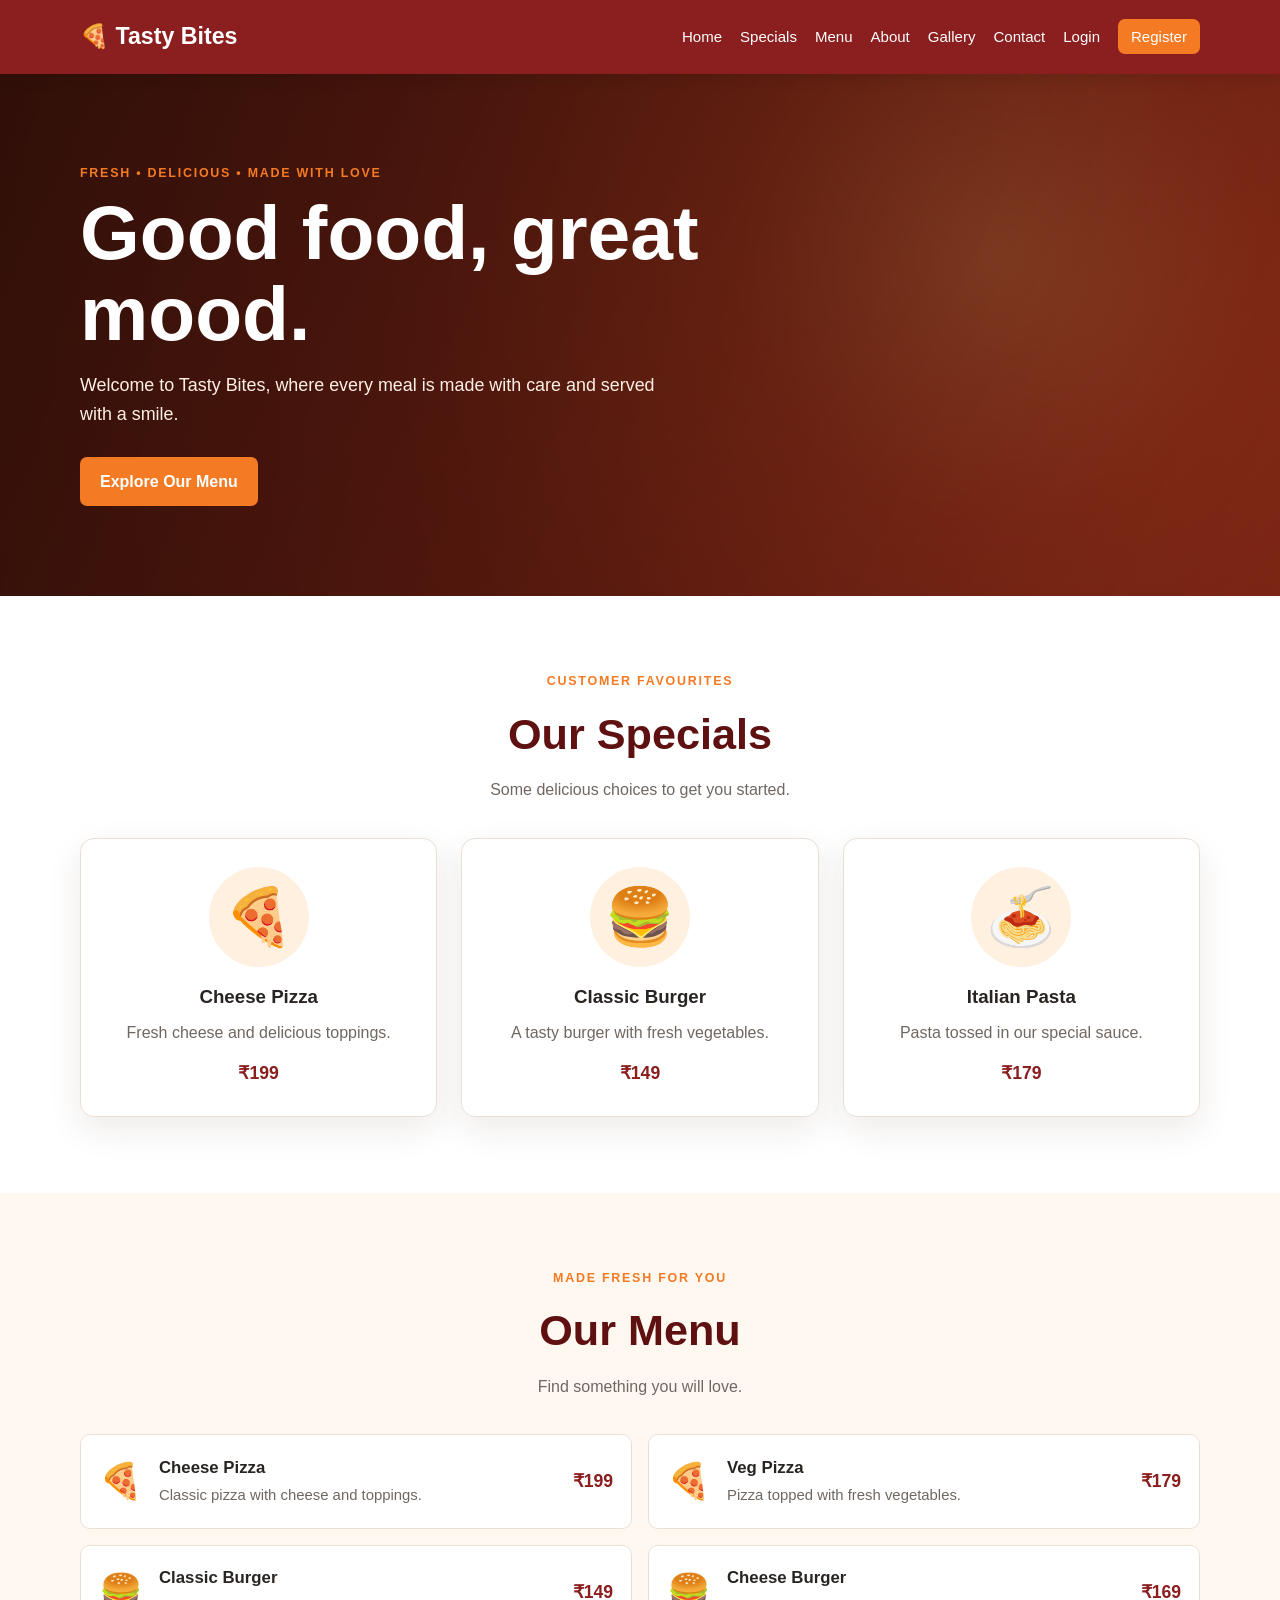
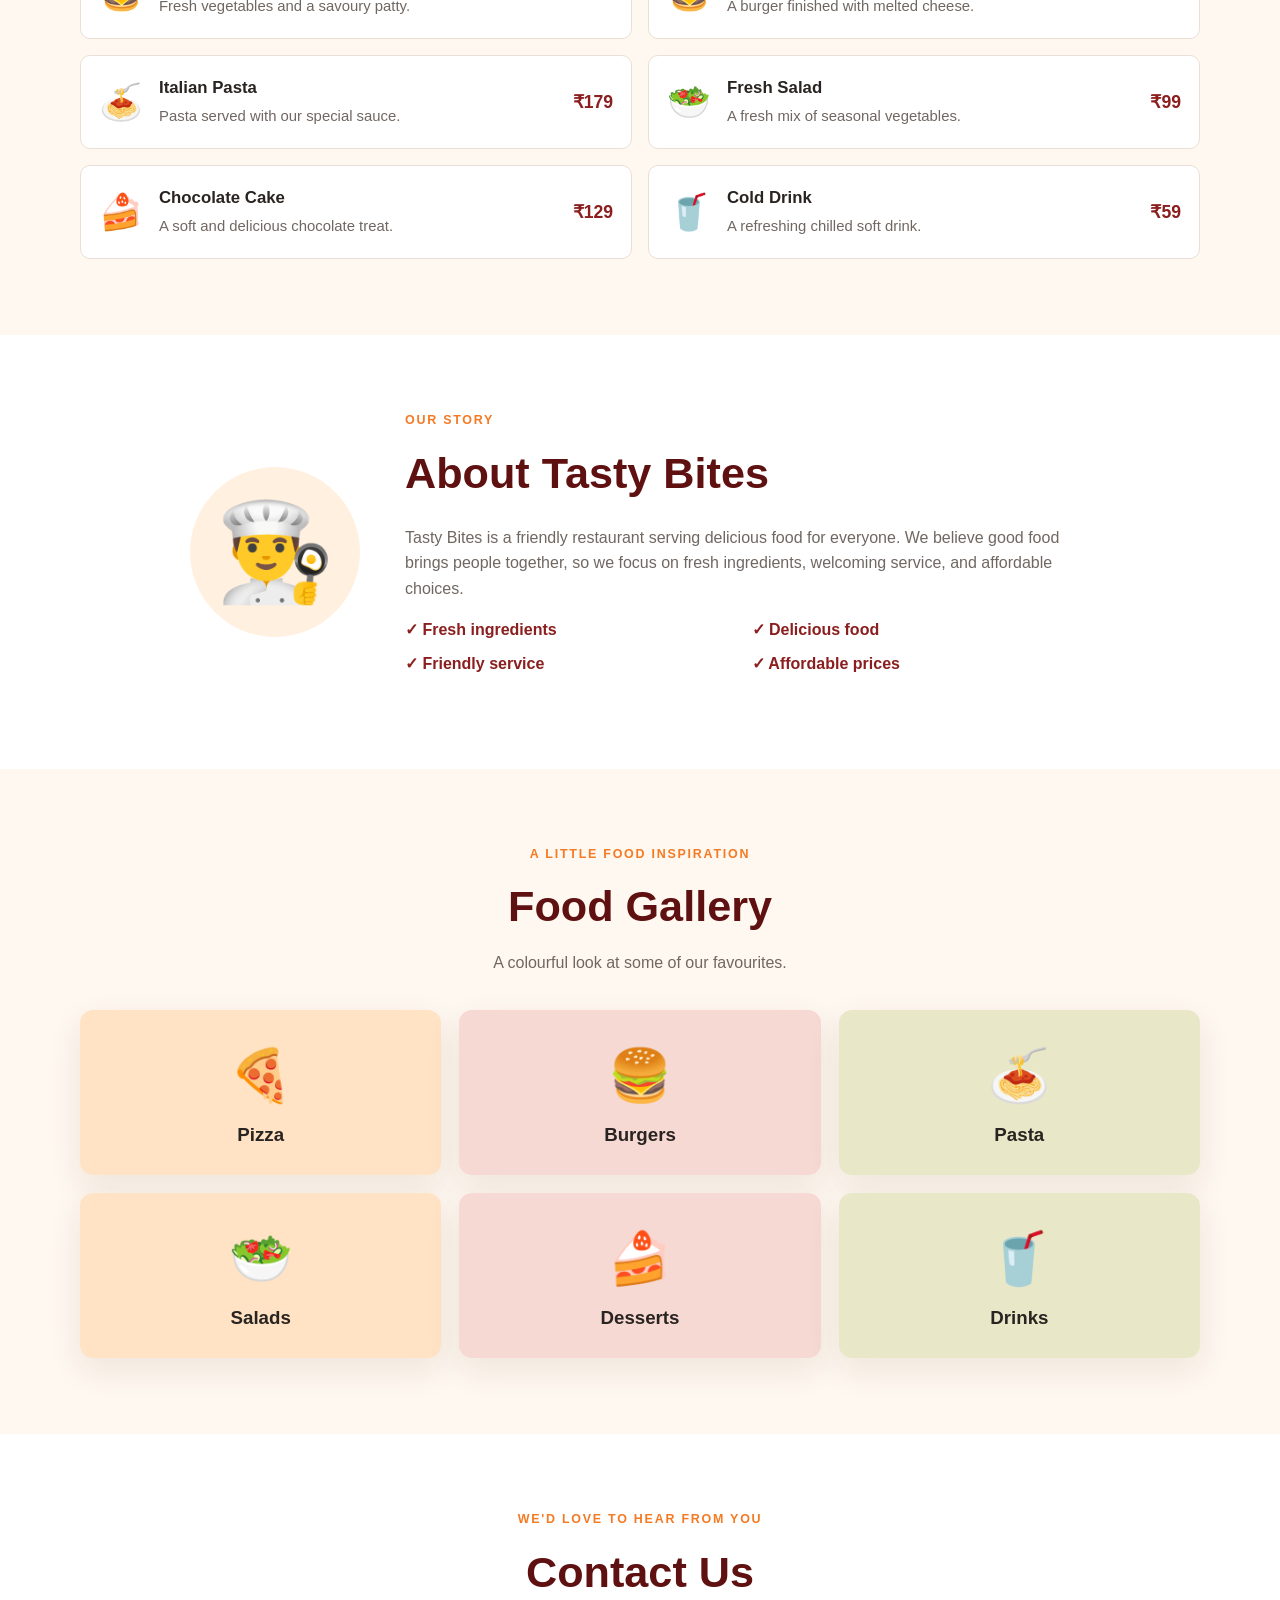
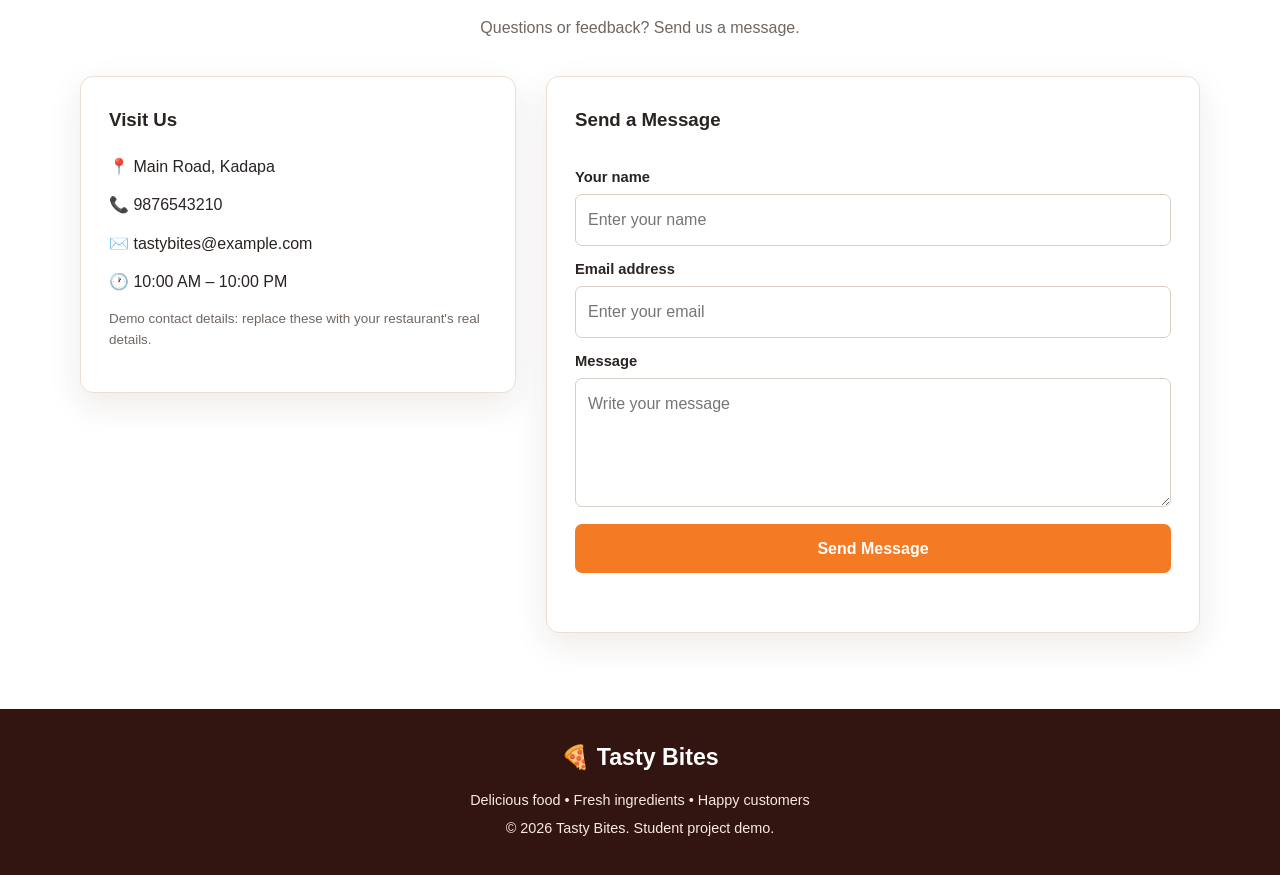
<file: Tasty-Bites/index.html>
<!DOCTYPE html>
<html lang="en">
<head>
  <meta charset="UTF-8">
  <meta name="viewport" content="width=device-width, initial-scale=1.0">
  <meta name="description" content="Tasty Bites restaurant website - explore our menu and contact us.">
  <title>Tasty Bites | Restaurant</title>
  <link rel="stylesheet" href="style.css">
</head>
<body>
  <header class="site-header">
    <nav class="navbar container" aria-label="Main navigation">
      <a class="brand" href="index.html">🍕 Tasty Bites</a>
      <button class="menu-toggle" id="menuToggle" aria-label="Toggle navigation" aria-expanded="false">☰</button>
      <ul class="nav-links" id="navLinks">
        <li><a href="#home">Home</a></li>
        <li><a href="#specials">Specials</a></li>
        <li><a href="#menu">Menu</a></li>
        <li><a href="#about">About</a></li>
        <li><a href="#gallery">Gallery</a></li>
        <li><a href="#contact">Contact</a></li>
        <li><a href="login.html">Login</a></li>
        <li><a class="nav-register" href="register.html">Register</a></li>
      </ul>
    </nav>
  </header>

  <main>
    <section class="hero" id="home">
      <div class="hero-content container">
        <p class="eyebrow">FRESH • DELICIOUS • MADE WITH LOVE</p>
        <h1>Good food, great mood.</h1>
        <p>Welcome to Tasty Bites, where every meal is made with care and served with a smile.</p>
        <a class="button" href="#menu">Explore Our Menu</a>
      </div>
    </section>

    <section class="section container" id="specials">
      <div class="section-heading">
        <p class="eyebrow">CUSTOMER FAVOURITES</p>
        <h2>Our Specials</h2>
        <p>Some delicious choices to get you started.</p>
      </div>
      <div class="card-grid">
        <article class="food-card"><div class="food-art" aria-hidden="true">🍕</div><h3>Cheese Pizza</h3><p>Fresh cheese and delicious toppings.</p><strong>₹199</strong></article>
        <article class="food-card"><div class="food-art" aria-hidden="true">🍔</div><h3>Classic Burger</h3><p>A tasty burger with fresh vegetables.</p><strong>₹149</strong></article>
        <article class="food-card"><div class="food-art" aria-hidden="true">🍝</div><h3>Italian Pasta</h3><p>Pasta tossed in our special sauce.</p><strong>₹179</strong></article>
      </div>
    </section>

    <section class="section menu-section" id="menu">
      <div class="container">
        <div class="section-heading">
          <p class="eyebrow">MADE FRESH FOR YOU</p><h2>Our Menu</h2><p>Find something you will love.</p>
        </div>
        <div class="menu-grid">
          <article class="menu-item"><span>🍕</span><div><h3>Cheese Pizza</h3><p>Classic pizza with cheese and toppings.</p></div><strong>₹199</strong></article>
          <article class="menu-item"><span>🍕</span><div><h3>Veg Pizza</h3><p>Pizza topped with fresh vegetables.</p></div><strong>₹179</strong></article>
          <article class="menu-item"><span>🍔</span><div><h3>Classic Burger</h3><p>Fresh vegetables and a savoury patty.</p></div><strong>₹149</strong></article>
          <article class="menu-item"><span>🍔</span><div><h3>Cheese Burger</h3><p>A burger finished with melted cheese.</p></div><strong>₹169</strong></article>
          <article class="menu-item"><span>🍝</span><div><h3>Italian Pasta</h3><p>Pasta served with our special sauce.</p></div><strong>₹179</strong></article>
          <article class="menu-item"><span>🥗</span><div><h3>Fresh Salad</h3><p>A fresh mix of seasonal vegetables.</p></div><strong>₹99</strong></article>
          <article class="menu-item"><span>🍰</span><div><h3>Chocolate Cake</h3><p>A soft and delicious chocolate treat.</p></div><strong>₹129</strong></article>
          <article class="menu-item"><span>🥤</span><div><h3>Cold Drink</h3><p>A refreshing chilled soft drink.</p></div><strong>₹59</strong></article>
        </div>
      </div>
    </section>

    <section class="section container" id="about">
      <div class="about-panel">
        <div class="about-icon" aria-hidden="true">👨‍🍳</div>
        <div>
          <p class="eyebrow">OUR STORY</p><h2>About Tasty Bites</h2>
          <p>Tasty Bites is a friendly restaurant serving delicious food for everyone. We believe good food brings people together, so we focus on fresh ingredients, welcoming service, and affordable choices.</p>
          <ul class="feature-list"><li>✓ Fresh ingredients</li><li>✓ Delicious food</li><li>✓ Friendly service</li><li>✓ Affordable prices</li></ul>
        </div>
      </div>
    </section>

    <section class="section gallery-section" id="gallery">
      <div class="container">
        <div class="section-heading"><p class="eyebrow">A LITTLE FOOD INSPIRATION</p><h2>Food Gallery</h2><p>A colourful look at some of our favourites.</p></div>
        <div class="gallery-grid">
          <div class="gallery-tile tile-one"><span>🍕</span><h3>Pizza</h3></div>
          <div class="gallery-tile tile-two"><span>🍔</span><h3>Burgers</h3></div>
          <div class="gallery-tile tile-three"><span>🍝</span><h3>Pasta</h3></div>
          <div class="gallery-tile tile-four"><span>🥗</span><h3>Salads</h3></div>
          <div class="gallery-tile tile-five"><span>🍰</span><h3>Desserts</h3></div>
          <div class="gallery-tile tile-six"><span>🥤</span><h3>Drinks</h3></div>
        </div>
      </div>
    </section>

    <section class="section container" id="contact">
      <div class="section-heading"><p class="eyebrow">WE'D LOVE TO HEAR FROM YOU</p><h2>Contact Us</h2><p>Questions or feedback? Send us a message.</p></div>
      <div class="contact-grid">
        <div class="contact-details">
          <h3>Visit Us</h3>
          <p>📍 Main Road, Kadapa</p><p>📞 9876543210</p><p>✉️ tastybites@example.com</p><p>🕐 10:00 AM – 10:00 PM</p>
          <p class="small-note">Demo contact details: replace these with your restaurant's real details.</p>
        </div>
        <form class="form-card" id="contactForm">
          <h3>Send a Message</h3>
          <label for="contactName">Your name</label><input id="contactName" name="name" type="text" placeholder="Enter your name" required>
          <label for="contactEmail">Email address</label><input id="contactEmail" name="email" type="email" placeholder="Enter your email" required>
          <label for="contactMessage">Message</label><textarea id="contactMessage" name="message" rows="4" placeholder="Write your message" required></textarea>
          <button class="button" type="submit">Send Message</button>
          <p class="form-message" id="contactMessageStatus" role="status"></p>
        </form>
      </div>
    </section>
  </main>

  <footer class="site-footer">
    <a class="brand footer-brand" href="index.html">🍕 Tasty Bites</a>
    <p>Delicious food • Fresh ingredients • Happy customers</p>
    <p>© <span id="year">2026</span> Tasty Bites. Student project demo.</p>
  </footer>
  <script src="script.js"></script>
</body>
</html>
</file>
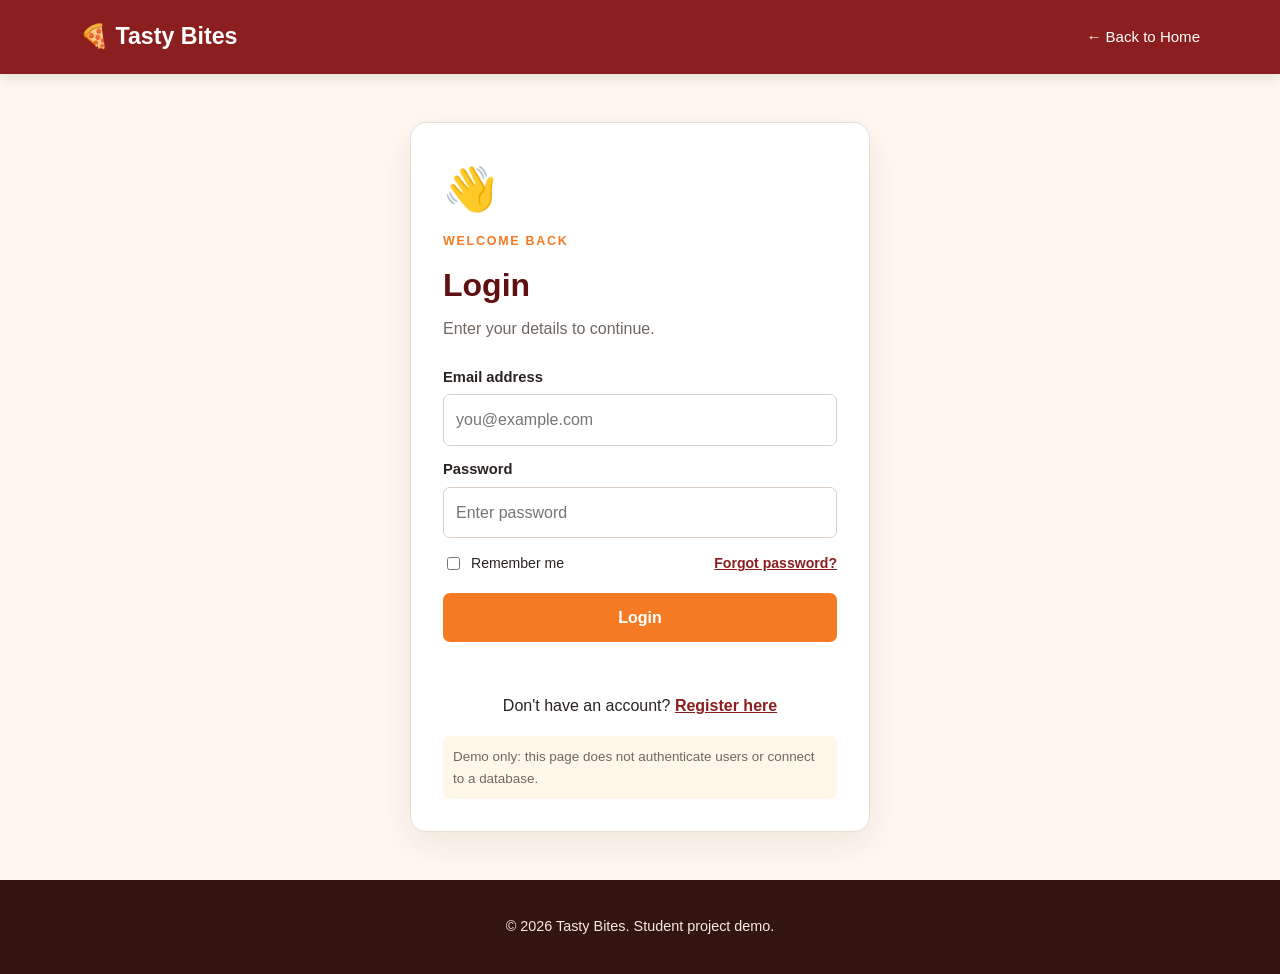
<file: Tasty-Bites/login.html>
<!DOCTYPE html>
<html lang="en">
<head>
  <meta charset="UTF-8">
  <meta name="viewport" content="width=device-width, initial-scale=1.0">
  <title>Login | Tasty Bites</title>
  <link rel="stylesheet" href="style.css">
</head>
<body class="auth-page">
  <header class="site-header">
    <nav class="navbar container" aria-label="Main navigation">
      <a class="brand" href="index.html">🍕 Tasty Bites</a>
      <a class="back-link" href="index.html">← Back to Home</a>
    </nav>
  </header>
  <main class="auth-main">
    <form class="auth-card" id="loginForm">
      <div class="auth-emoji" aria-hidden="true">👋</div>
      <p class="eyebrow">WELCOME BACK</p>
      <h1>Login</h1>
      <p class="muted">Enter your details to continue.</p>
      <label for="loginEmail">Email address</label>
      <input id="loginEmail" name="email" type="email" autocomplete="email" placeholder="you@example.com" required>
      <label for="loginPassword">Password</label>
      <input id="loginPassword" name="password" type="password" autocomplete="current-password" placeholder="Enter password" required>
      <div class="auth-options"><label class="checkbox-label"><input type="checkbox" id="rememberMe"> Remember me</label><a href="#" id="forgotPassword">Forgot password?</a></div>
      <button class="button full-width" type="submit">Login</button>
      <p class="form-message" id="loginStatus" role="status"></p>
      <p class="auth-switch">Don't have an account? <a href="register.html">Register here</a></p>
      <p class="demo-warning">Demo only: this page does not authenticate users or connect to a database.</p>
    </form>
  </main>
  <footer class="site-footer"><p>© 2026 Tasty Bites. Student project demo.</p></footer>
  <script src="script.js"></script>
</body>
</html>
</file>
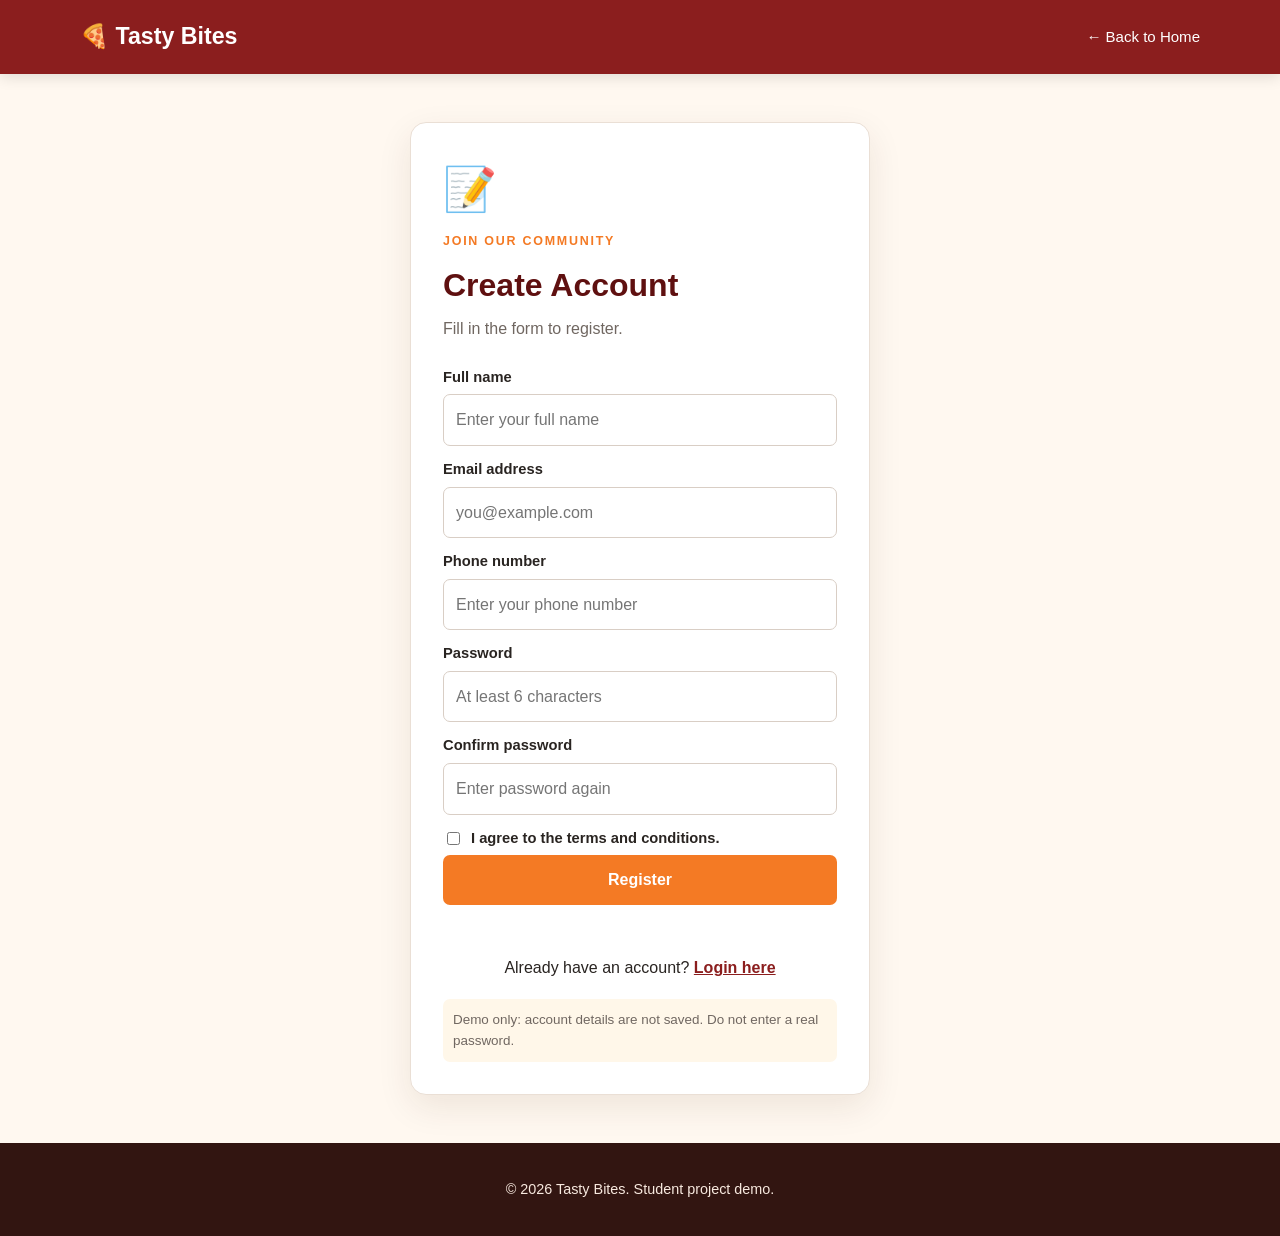
<file: Tasty-Bites/register.html>
<!DOCTYPE html>
<html lang="en">
<head>
  <meta charset="UTF-8">
  <meta name="viewport" content="width=device-width, initial-scale=1.0">
  <title>Register | Tasty Bites</title>
  <link rel="stylesheet" href="style.css">
</head>
<body class="auth-page">
  <header class="site-header">
    <nav class="navbar container" aria-label="Main navigation">
      <a class="brand" href="index.html">🍕 Tasty Bites</a>
      <a class="back-link" href="index.html">← Back to Home</a>
    </nav>
  </header>
  <main class="auth-main">
    <form class="auth-card" id="registerForm">
      <div class="auth-emoji" aria-hidden="true">📝</div>
      <p class="eyebrow">JOIN OUR COMMUNITY</p>
      <h1>Create Account</h1>
      <p class="muted">Fill in the form to register.</p>
      <label for="registerName">Full name</label>
      <input id="registerName" name="name" type="text" autocomplete="name" placeholder="Enter your full name" required>
      <label for="registerEmail">Email address</label>
      <input id="registerEmail" name="email" type="email" autocomplete="email" placeholder="you@example.com" required>
      <label for="registerPhone">Phone number</label>
      <input id="registerPhone" name="phone" type="tel" autocomplete="tel" placeholder="Enter your phone number" required>
      <label for="registerPassword">Password</label>
      <input id="registerPassword" name="password" type="password" autocomplete="new-password" minlength="6" placeholder="At least 6 characters" required>
      <label for="confirmPassword">Confirm password</label>
      <input id="confirmPassword" name="confirmPassword" type="password" autocomplete="new-password" minlength="6" placeholder="Enter password again" required>
      <label class="checkbox-label terms-label"><input id="terms" type="checkbox" required> I agree to the terms and conditions.</label>
      <button class="button full-width" type="submit">Register</button>
      <p class="form-message" id="registerStatus" role="status"></p>
      <p class="auth-switch">Already have an account? <a href="login.html">Login here</a></p>
      <p class="demo-warning">Demo only: account details are not saved. Do not enter a real password.</p>
    </form>
  </main>
  <footer class="site-footer"><p>© 2026 Tasty Bites. Student project demo.</p></footer>
  <script src="script.js"></script>
</body>
</html>
</file>
<file: Tasty-Bites/style.css>
/* Tasty Bites - shared styles */
:root {
  --red: #8b1e1e;
  --red-dark: #5f1010;
  --orange: #f47a24;
  --cream: #fff8f0;
  --paper: #ffffff;
  --ink: #292421;
  --muted: #706761;
  --line: #eadfd5;
  --shadow: 0 12px 35px rgba(62, 30, 15, 0.09);
}
* { box-sizing: border-box; }
html { scroll-behavior: smooth; scroll-padding-top: 90px; }
body { margin: 0; font-family: Arial, Helvetica, sans-serif; color: var(--ink); background: var(--paper); line-height: 1.6; }
a { color: inherit; }
.container { width: min(1120px, calc(100% - 40px)); margin-inline: auto; }
.site-header { position: sticky; top: 0; z-index: 10; background: var(--red); color: white; box-shadow: 0 3px 14px rgba(0,0,0,.12); }
.navbar { min-height: 74px; display: flex; align-items: center; justify-content: space-between; gap: 20px; }
.brand { color: white; font-weight: 800; font-size: 1.45rem; text-decoration: none; white-space: nowrap; }
.nav-links { display: flex; align-items: center; gap: 18px; padding: 0; margin: 0; list-style: none; }
.nav-links a, .back-link { color: white; text-decoration: none; font-size: .94rem; }
.nav-links a:hover, .back-link:hover { color: #ffd8b8; }
.nav-links .nav-register { background: var(--orange); padding: 9px 13px; border-radius: 7px; color: white; }
.menu-toggle { display: none; color: white; border: 1px solid rgba(255,255,255,.5); background: transparent; border-radius: 6px; padding: 6px 10px; font-size: 1.2rem; }
.hero { min-height: 510px; display: flex; align-items: center; color: white; background: linear-gradient(115deg, rgba(48,15,8,.92), rgba(117,31,17,.76)), radial-gradient(circle at 78% 35%, #f7b66a 0, #b44d26 25%, #672017 58%, #2a100c 100%); }
.hero-content { padding-block: 90px; }
.eyebrow { margin: 0 0 8px; color: var(--orange); font-size: .78rem; font-weight: 800; letter-spacing: .14em; }
.hero h1 { max-width: 700px; margin: 0 0 18px; font-size: clamp(2.5rem, 6vw, 4.8rem); line-height: 1.05; }
.hero p:not(.eyebrow) { max-width: 580px; color: #fff0e5; font-size: 1.12rem; margin-bottom: 28px; }
.button { display: inline-block; border: 0; border-radius: 7px; background: var(--orange); color: white; font: inherit; font-weight: 700; text-decoration: none; text-align: center; padding: 12px 20px; cursor: pointer; transition: transform .2s, background .2s; }
.button:hover { background: #d85e0c; transform: translateY(-1px); }
.section { padding-block: 76px; }
.section-heading { text-align: center; margin: 0 auto 35px; max-width: 650px; }
.section-heading h2, .about-panel h2 { font-size: clamp(1.9rem, 4vw, 2.7rem); margin: 0 0 8px; color: var(--red-dark); }
.section-heading > p:last-child { margin: 0; color: var(--muted); }
.card-grid { display: grid; grid-template-columns: repeat(3, 1fr); gap: 24px; }
.food-card { padding: 28px; text-align: center; border: 1px solid var(--line); border-radius: 14px; box-shadow: var(--shadow); background: white; }
.food-art { display: grid; place-items: center; width: 100px; height: 100px; margin: 0 auto 15px; border-radius: 50%; background: #fff0df; font-size: 3.5rem; }
.food-card h3 { margin: 8px 0; }
.food-card p { color: var(--muted); margin: 0 0 14px; }
.food-card strong, .menu-item strong { color: var(--red); font-size: 1.1rem; }
.menu-section, .gallery-section { background: var(--cream); }
.menu-grid { display: grid; grid-template-columns: repeat(2, 1fr); gap: 16px; }
.menu-item { display: flex; align-items: center; gap: 16px; padding: 18px; border: 1px solid var(--line); border-radius: 10px; background: white; }
.menu-item > span { font-size: 2.2rem; }
.menu-item div { flex: 1; }
.menu-item h3 { margin: 0 0 3px; font-size: 1.05rem; }
.menu-item p { margin: 0; color: var(--muted); font-size: .93rem; }
.about-panel { display: grid; grid-template-columns: 180px 1fr; gap: 35px; align-items: center; max-width: 900px; margin: auto; }
.about-icon { display: grid; place-items: center; width: 170px; height: 170px; background: #fff0df; border-radius: 50%; font-size: 6rem; }
.about-panel p:not(.eyebrow) { color: var(--muted); }
.feature-list { display: grid; grid-template-columns: repeat(2, 1fr); gap: 8px; list-style: none; padding: 0; }
.feature-list li { font-weight: 700; color: var(--red); }
.gallery-grid { display: grid; grid-template-columns: repeat(3, 1fr); gap: 18px; }
.gallery-tile { min-height: 165px; border-radius: 13px; display: flex; flex-direction: column; align-items: center; justify-content: center; box-shadow: var(--shadow); }
.gallery-tile span { font-size: 3.2rem; }
.gallery-tile h3 { margin: 3px 0 0; }
.tile-one, .tile-four { background: #ffe3c4; }
.tile-two, .tile-five { background: #f6d9d3; }
.tile-three, .tile-six { background: #e8e8c9; }
.contact-grid { display: grid; grid-template-columns: .8fr 1.2fr; gap: 30px; align-items: start; }
.contact-details, .form-card { padding: 28px; border: 1px solid var(--line); border-radius: 13px; background: white; box-shadow: var(--shadow); }
.contact-details h3, .form-card h3 { margin-top: 0; }
.contact-details p { margin: 13px 0; }
.small-note, .demo-warning { color: var(--muted); font-size: .84rem; }
.form-card, .auth-card { display: flex; flex-direction: column; }
.form-card label, .auth-card > label { font-weight: 700; font-size: .92rem; margin: 12px 0 5px; }
input, textarea { width: 100%; border: 1px solid #d9cec5; border-radius: 7px; padding: 12px; font: inherit; background: white; color: var(--ink); }
input:focus, textarea:focus { outline: 2px solid #f5b27e; border-color: var(--orange); }
textarea { resize: vertical; }
.form-card .button { margin-top: 17px; }
.form-message { min-height: 1.4em; margin: 10px 0 0; color: var(--red); font-size: .92rem; }
.site-footer { padding: 30px 20px; background: #321511; color: #f8e9df; text-align: center; }
.site-footer p { margin: 5px 0; font-size: .9rem; }
.footer-brand { display: inline-block; margin-bottom: 8px; }
.auth-page { min-height: 100vh; background: var(--cream); }
.auth-main { display: grid; place-items: center; padding: 48px 20px; min-height: calc(100vh - 150px); }
.auth-card { width: min(460px, 100%); padding: 32px; border: 1px solid var(--line); border-radius: 16px; background: white; box-shadow: var(--shadow); }
.auth-emoji { font-size: 2.7rem; }
.auth-card .eyebrow { margin-top: 8px; }
.auth-card h1 { color: var(--red-dark); font-size: 2rem; margin: 0; }
.muted { color: var(--muted); margin: 5px 0 12px; }
.auth-options { display: flex; align-items: center; justify-content: space-between; gap: 10px; margin: 14px 0 18px; font-size: .88rem; }
.auth-options a, .auth-switch a { color: var(--red); font-weight: 700; }
.checkbox-label { display: flex; align-items: center; gap: 8px; font-size: .88rem; }
.checkbox-label input { width: auto; }
.terms-label { margin: 17px 0; }
.full-width { width: 100%; }
.auth-switch { text-align: center; margin: 20px 0 0; }
.demo-warning { background: #fff7e9; border-radius: 7px; padding: 10px; margin: 18px 0 0; }
@media (max-width: 900px) {
  .menu-toggle { display: block; }
  .navbar { flex-wrap: wrap; padding-block: 12px; }
  .nav-links { display: none; flex-basis: 100%; flex-direction: column; align-items: stretch; gap: 0; padding: 6px 0 10px; }
  .nav-links.open { display: flex; }
  .nav-links a { display: block; padding: 9px 0; }
  .nav-links .nav-register { display: inline-block; padding: 8px 12px; }
}
@media (max-width: 700px) {
  .section { padding-block: 54px; }
  .card-grid, .gallery-grid { grid-template-columns: 1fr; }
  .menu-grid, .contact-grid { grid-template-columns: 1fr; }
  .about-panel { grid-template-columns: 1fr; text-align: center; }
  .about-icon { margin: auto; }
  .feature-list { text-align: left; }
  .hero { min-height: 430px; }
  .hero-content { padding-block: 65px; }
  .menu-item { gap: 10px; padding: 14px; }
  .menu-item > span { font-size: 1.8rem; }
}
@media (max-width: 420px) {
  .container { width: min(100% - 28px, 1120px); }
  .auth-card { padding: 23px; }
  .auth-options { align-items: flex-start; flex-direction: column; }
}
</file>
